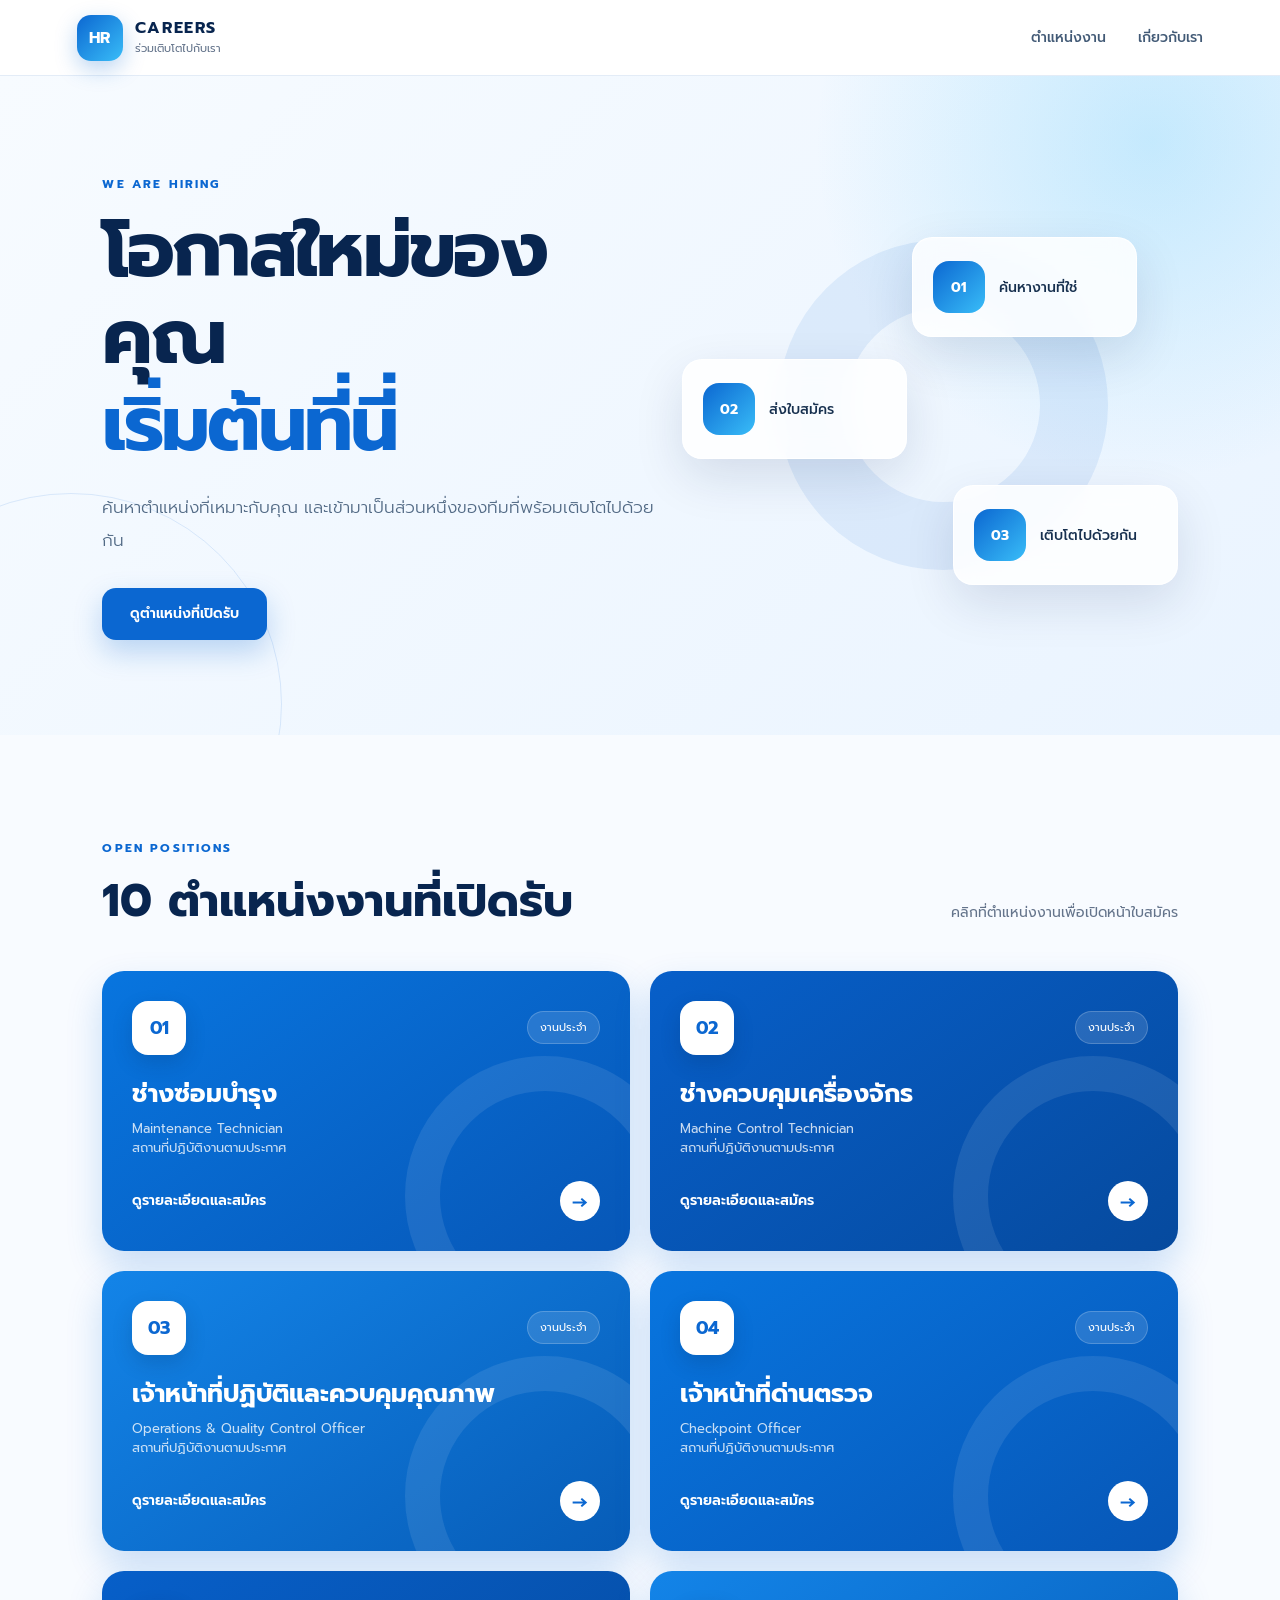
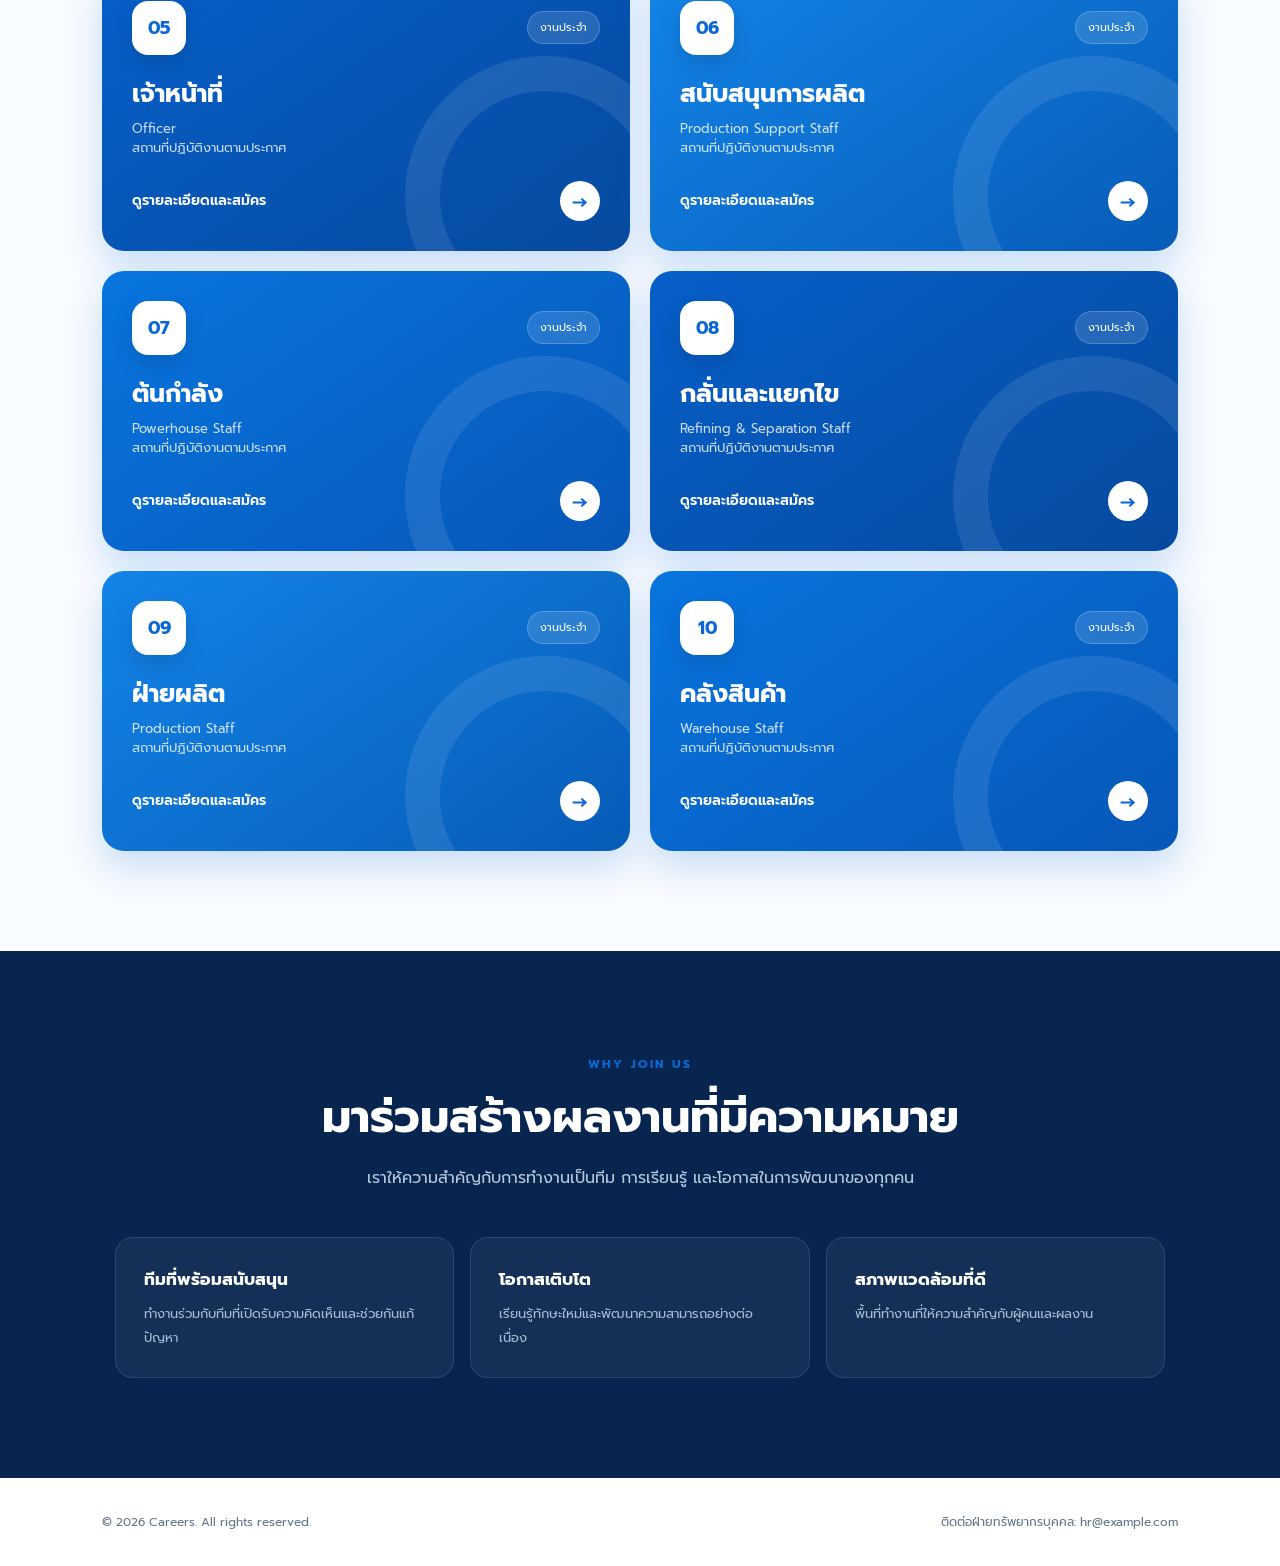
<file: index.html>
<!doctype html>
<html lang="th">
<head>
  <meta charset="UTF-8">
  <meta name="viewport" content="width=device-width, initial-scale=1.0">
  <meta name="description" content="เว็บไซต์ประกาศรับสมัครงาน">
  <title>ร่วมงานกับเรา</title>
  <link rel="preconnect" href="https://fonts.googleapis.com">
  <link rel="preconnect" href="https://fonts.gstatic.com" crossorigin>
  <link href="https://fonts.googleapis.com/css2?family=Prompt:wght@300;400;500;600;700&display=swap" rel="stylesheet">
  <link rel="stylesheet" href="styles.css">
</head>
<body>
  <header class="site-header">
    <a class="brand" href="#" aria-label="หน้าแรก">
      <span class="brand-mark">HR</span>
      <span class="brand-text">
        <strong>CAREERS</strong>
        <small>ร่วมเติบโตไปกับเรา</small>
      </span>
    </a>

    <nav aria-label="เมนูหลัก">
      <a href="#jobs">ตำแหน่งงาน</a>
      <a href="#about">เกี่ยวกับเรา</a>
    </nav>
  </header>

  <main>
    <section class="hero">
      <div class="hero-content">
        <span class="eyebrow">WE ARE HIRING</span>
        <h1>โอกาสใหม่ของคุณ<br><span>เริ่มต้นที่นี่</span></h1>
        <p>ค้นหาตำแหน่งที่เหมาะกับคุณ และเข้ามาเป็นส่วนหนึ่งของทีมที่พร้อมเติบโตไปด้วยกัน</p>
        <a class="primary-button" href="#jobs">ดูตำแหน่งที่เปิดรับ</a>
      </div>

      <div class="hero-art" aria-hidden="true">
        <div class="art-card art-card-one">
          <span class="art-icon">01</span>
          <span>ค้นหางานที่ใช่</span>
        </div>
        <div class="art-card art-card-two">
          <span class="art-icon">02</span>
          <span>ส่งใบสมัคร</span>
        </div>
        <div class="art-card art-card-three">
          <span class="art-icon">03</span>
          <span>เติบโตไปด้วยกัน</span>
        </div>
        <div class="art-circle"></div>
      </div>
    </section>

    <section class="jobs-section" id="jobs">
      <div class="section-heading">
        <div>
          <span class="eyebrow">OPEN POSITIONS</span>
          <h2>10 ตำแหน่งงานที่เปิดรับ</h2>
        </div>
        <p>คลิกที่ตำแหน่งงานเพื่อเปิดหน้าใบสมัคร</p>
      </div>

      <div class="job-grid" id="job-list" aria-live="polite"></div>
    </section>

    <section class="about-section" id="about">
      <span class="eyebrow">WHY JOIN US</span>
      <h2>มาร่วมสร้างผลงานที่มีความหมาย</h2>
      <p>เราให้ความสำคัญกับการทำงานเป็นทีม การเรียนรู้ และโอกาสในการพัฒนาของทุกคน</p>
      <div class="benefit-grid">
        <article>
          <strong>ทีมที่พร้อมสนับสนุน</strong>
          <p>ทำงานร่วมกับทีมที่เปิดรับความคิดเห็นและช่วยกันแก้ปัญหา</p>
        </article>
        <article>
          <strong>โอกาสเติบโต</strong>
          <p>เรียนรู้ทักษะใหม่และพัฒนาความสามารถอย่างต่อเนื่อง</p>
        </article>
        <article>
          <strong>สภาพแวดล้อมที่ดี</strong>
          <p>พื้นที่ทำงานที่ให้ความสำคัญกับผู้คนและผลงาน</p>
        </article>
      </div>
    </section>
  </main>

  <footer>
    <span>© <span id="current-year"></span> Careers. All rights reserved.</span>
    <span>ติดต่อฝ่ายทรัพยากรบุคคล: hr@example.com</span>
  </footer>

  <script src="script.js"></script>
</body>
</html>
</file>
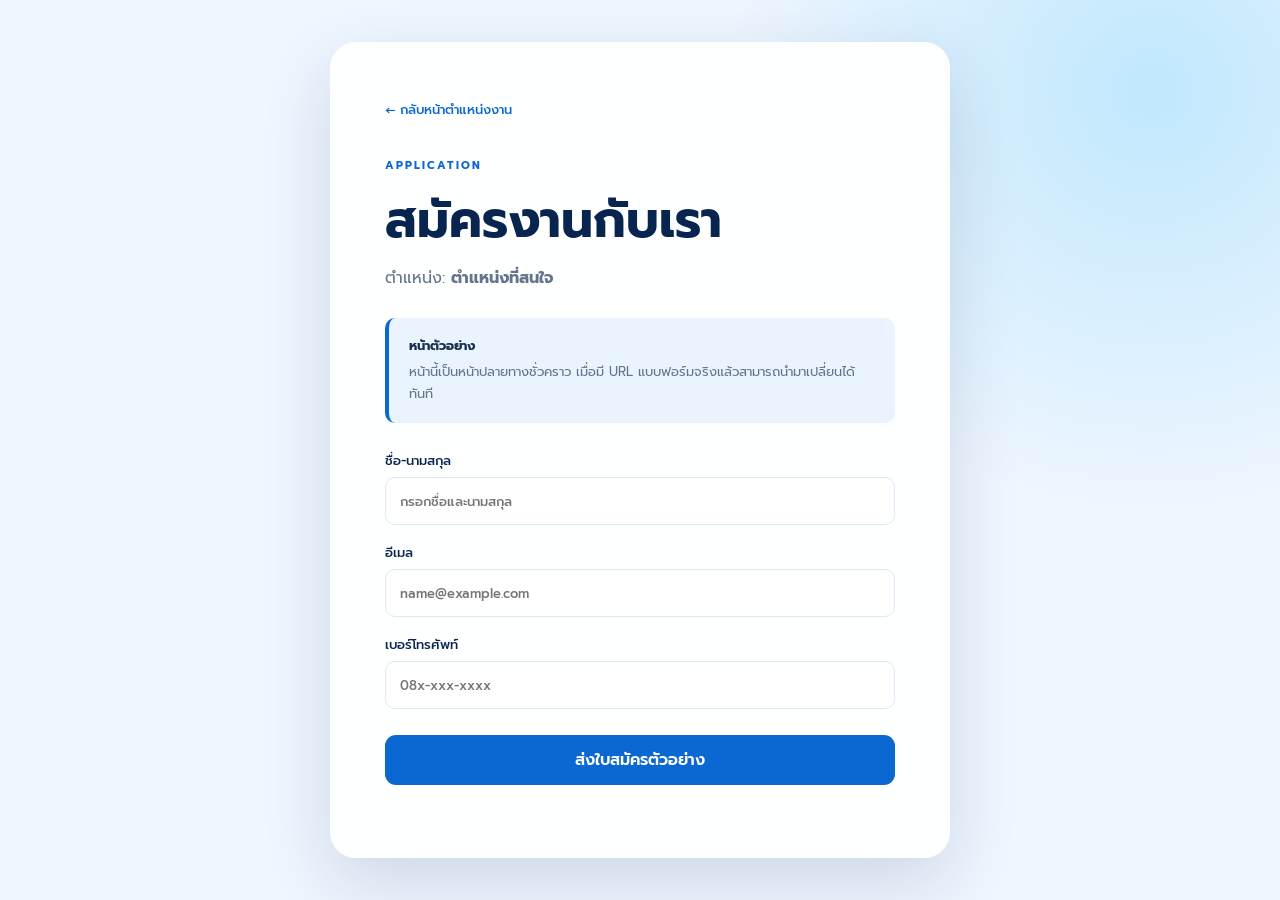
<file: application.html>
<!doctype html>
<html lang="th">
<head>
  <meta charset="UTF-8">
  <meta name="viewport" content="width=device-width, initial-scale=1.0">
  <title>แบบฟอร์มสมัครงาน</title>
  <link rel="preconnect" href="https://fonts.googleapis.com">
  <link rel="preconnect" href="https://fonts.gstatic.com" crossorigin>
  <link href="https://fonts.googleapis.com/css2?family=Prompt:wght@300;400;500;600;700&display=swap" rel="stylesheet">
  <link rel="stylesheet" href="application.css">
</head>
<body>
  <main class="application-card">
    <a class="back-link" href="./index.html">← กลับหน้าตำแหน่งงาน</a>
    <span class="tag">APPLICATION</span>
    <h1>สมัครงานกับเรา</h1>
    <p class="position">ตำแหน่ง: <strong id="position-name">ตำแหน่งที่สนใจ</strong></p>

    <div class="notice">
      <strong>หน้าตัวอย่าง</strong>
      <p>หน้านี้เป็นหน้าปลายทางชั่วคราว เมื่อมี URL แบบฟอร์มจริงแล้วสามารถนำมาเปลี่ยนได้ทันที</p>
    </div>

    <form id="demo-form">
      <label>
        ชื่อ-นามสกุล
        <input type="text" placeholder="กรอกชื่อและนามสกุล" required>
      </label>
      <label>
        อีเมล
        <input type="email" placeholder="name@example.com" required>
      </label>
      <label>
        เบอร์โทรศัพท์
        <input type="tel" placeholder="08x-xxx-xxxx" required>
      </label>
      <button type="submit">ส่งใบสมัครตัวอย่าง</button>
    </form>

    <p class="form-message" id="form-message" role="status"></p>
  </main>

  <script>
    const params = new URLSearchParams(window.location.search);
    const position = params.get("position");
    if (position) {
      document.querySelector("#position-name").textContent = position;
    }

    document.querySelector("#demo-form").addEventListener("submit", (event) => {
      event.preventDefault();
      document.querySelector("#form-message").textContent =
        "นี่เป็นแบบฟอร์มตัวอย่าง จึงยังไม่มีการส่งหรือบันทึกข้อมูล";
    });
  </script>
</body>
</html>
</file>
<file: styles.css>
:root {
  --navy: #08254f;
  --blue: #0b67d1;
  --blue-light: #eaf4ff;
  --cyan: #39bdf8;
  --white: #ffffff;
  --text: #17304f;
  --muted: #64748b;
  --line: #dce8f5;
  --shadow: 0 18px 50px rgba(8, 37, 79, 0.12);
}

* {
  box-sizing: border-box;
}

html {
  scroll-behavior: smooth;
}

body {
  margin: 0;
  color: var(--text);
  background: #f8fbff;
  font-family: "Prompt", system-ui, sans-serif;
}

a {
  color: inherit;
  text-decoration: none;
}

.site-header {
  position: sticky;
  z-index: 20;
  top: 0;
  display: flex;
  align-items: center;
  justify-content: space-between;
  min-height: 76px;
  padding: 12px clamp(24px, 6vw, 96px);
  border-bottom: 1px solid rgba(220, 232, 245, 0.8);
  background: rgba(255, 255, 255, 0.9);
  backdrop-filter: blur(14px);
}

.brand {
  display: flex;
  align-items: center;
  gap: 12px;
}

.brand-mark {
  display: grid;
  width: 46px;
  height: 46px;
  place-items: center;
  border-radius: 14px;
  color: var(--white);
  background: linear-gradient(135deg, var(--blue), var(--cyan));
  font-weight: 700;
  letter-spacing: 0.04em;
  box-shadow: 0 8px 22px rgba(11, 103, 209, 0.28);
}

.brand-text {
  display: grid;
  line-height: 1.15;
}

.brand-text strong {
  color: var(--navy);
  letter-spacing: 0.1em;
}

.brand-text small {
  margin-top: 5px;
  color: var(--muted);
  font-size: 11px;
}

nav {
  display: flex;
  gap: 32px;
  color: #425a76;
  font-size: 14px;
  font-weight: 500;
}

nav a:hover {
  color: var(--blue);
}

.hero {
  position: relative;
  display: grid;
  min-height: 610px;
  padding: 95px clamp(24px, 8vw, 130px);
  overflow: hidden;
  grid-template-columns: 1.05fr 0.95fr;
  align-items: center;
  background:
    radial-gradient(circle at 90% 10%, rgba(57, 189, 248, 0.23), transparent 26%),
    linear-gradient(135deg, #f7fbff 0%, #eaf4ff 100%);
}

.hero::before {
  position: absolute;
  bottom: -180px;
  left: -140px;
  width: 420px;
  height: 420px;
  border: 1px solid rgba(11, 103, 209, 0.12);
  border-radius: 50%;
  content: "";
}

.hero-content {
  position: relative;
  z-index: 2;
  max-width: 680px;
}

.eyebrow {
  display: inline-block;
  margin-bottom: 14px;
  color: var(--blue);
  font-size: 12px;
  font-weight: 700;
  letter-spacing: 0.18em;
}

h1,
h2,
p {
  margin-top: 0;
}

h1 {
  margin-bottom: 24px;
  color: var(--navy);
  font-size: clamp(48px, 6vw, 82px);
  line-height: 1.13;
  letter-spacing: -0.035em;
}

h1 span {
  color: var(--blue);
}

.hero-content p {
  max-width: 580px;
  margin-bottom: 32px;
  color: #526a85;
  font-size: 17px;
  font-weight: 300;
  line-height: 1.9;
}

.primary-button {
  display: inline-flex;
  min-height: 52px;
  padding: 0 28px;
  align-items: center;
  justify-content: center;
  border-radius: 14px;
  color: var(--white);
  background: var(--blue);
  font-size: 14px;
  font-weight: 600;
  box-shadow: 0 12px 28px rgba(11, 103, 209, 0.25);
  transition: transform 160ms ease, box-shadow 160ms ease;
}

.primary-button:hover {
  transform: translateY(-2px);
  box-shadow: 0 16px 34px rgba(11, 103, 209, 0.32);
}

.hero-art {
  position: relative;
  min-height: 380px;
}

.art-circle {
  position: absolute;
  top: 50%;
  left: 54%;
  width: 330px;
  height: 330px;
  border: 68px solid rgba(11, 103, 209, 0.09);
  border-radius: 50%;
  transform: translate(-50%, -50%);
}

.art-card {
  position: absolute;
  z-index: 2;
  display: grid;
  width: 225px;
  min-height: 100px;
  padding: 20px;
  border: 1px solid rgba(255, 255, 255, 0.9);
  border-radius: 20px;
  background: rgba(255, 255, 255, 0.84);
  box-shadow: var(--shadow);
  backdrop-filter: blur(12px);
  grid-template-columns: 52px 1fr;
  align-items: center;
  gap: 14px;
  font-size: 14px;
  font-weight: 500;
}

.art-icon {
  display: grid;
  width: 52px;
  height: 52px;
  place-items: center;
  border-radius: 16px;
  color: var(--white);
  background: linear-gradient(135deg, var(--blue), var(--cyan));
  font-weight: 700;
}

.art-card-one {
  top: 22px;
  right: 8%;
}

.art-card-two {
  top: 144px;
  left: 3%;
}

.art-card-three {
  right: 0;
  bottom: 10px;
}

.jobs-section,
.about-section {
  padding: 100px clamp(24px, 8vw, 130px);
}

.section-heading {
  display: flex;
  margin-bottom: 40px;
  align-items: end;
  justify-content: space-between;
  gap: 24px;
}

h2 {
  margin-bottom: 0;
  color: var(--navy);
  font-size: clamp(30px, 4vw, 46px);
  line-height: 1.3;
}

.section-heading p {
  margin-bottom: 8px;
  color: var(--muted);
  font-size: 14px;
}

.job-grid {
  display: grid;
  grid-template-columns: repeat(2, minmax(0, 1fr));
  gap: 20px;
}

.job-card {
  position: relative;
  display: flex;
  min-height: 270px;
  padding: 30px;
  overflow: hidden;
  border-radius: 22px;
  color: var(--white);
  background: linear-gradient(145deg, #0875df 0%, #0757b7 100%);
  box-shadow: 0 16px 36px rgba(11, 103, 209, 0.2);
  flex-direction: column;
  transition: transform 180ms ease, box-shadow 180ms ease;
}

.job-card:nth-child(3n + 2) {
  background: linear-gradient(145deg, #075fc9 0%, #064a9e 100%);
}

.job-card:nth-child(3n) {
  background: linear-gradient(145deg, #1384e8 0%, #075cb7 100%);
}

.job-card::after {
  position: absolute;
  right: -55px;
  bottom: -85px;
  width: 210px;
  height: 210px;
  border: 35px solid rgba(255, 255, 255, 0.09);
  border-radius: 50%;
  content: "";
}

.job-card:hover {
  transform: translateY(-6px);
  box-shadow: 0 24px 46px rgba(11, 103, 209, 0.28);
}

.job-card-top {
  display: flex;
  align-items: center;
  justify-content: space-between;
  gap: 14px;
}

.job-number {
  display: grid;
  width: 54px;
  height: 54px;
  place-items: center;
  border: 1px solid rgba(255, 255, 255, 0.28);
  border-radius: 16px;
  color: var(--blue);
  background: var(--white);
  font-size: 18px;
  font-weight: 700;
  box-shadow: 0 8px 20px rgba(8, 37, 79, 0.18);
}

.job-type {
  padding: 7px 12px;
  border: 1px solid rgba(255, 255, 255, 0.2);
  border-radius: 999px;
  background: rgba(255, 255, 255, 0.13);
  font-size: 11px;
}

.job-card h3 {
  margin: 22px 0 7px;
  font-size: 25px;
  line-height: 1.4;
}

.job-card p {
  margin-bottom: 24px;
  color: rgba(255, 255, 255, 0.78);
  font-size: 13px;
}

.job-link {
  position: relative;
  z-index: 2;
  display: flex;
  margin-top: auto;
  align-items: center;
  justify-content: space-between;
  font-size: 14px;
  font-weight: 600;
}

.job-arrow {
  display: grid;
  width: 40px;
  height: 40px;
  place-items: center;
  border-radius: 50%;
  color: var(--blue);
  background: var(--white);
  font-size: 20px;
}

.about-section {
  color: var(--white);
  background: var(--navy);
  text-align: center;
}

.about-section h2 {
  color: var(--white);
}

.about-section > p {
  max-width: 650px;
  margin: 18px auto 44px;
  color: #b9cbe0;
  line-height: 1.8;
}

.benefit-grid {
  display: grid;
  max-width: 1050px;
  margin: 0 auto;
  grid-template-columns: repeat(3, 1fr);
  gap: 16px;
}

.benefit-grid article {
  padding: 28px;
  border: 1px solid rgba(255, 255, 255, 0.1);
  border-radius: 18px;
  background: rgba(255, 255, 255, 0.05);
  text-align: left;
}

.benefit-grid strong {
  display: block;
  margin-bottom: 10px;
  font-size: 17px;
}

.benefit-grid p {
  margin-bottom: 0;
  color: #a9bdd4;
  font-size: 13px;
  line-height: 1.8;
}

footer {
  display: flex;
  min-height: 88px;
  padding: 24px clamp(24px, 8vw, 130px);
  align-items: center;
  justify-content: space-between;
  gap: 20px;
  color: var(--muted);
  background: var(--white);
  font-size: 12px;
}

@media (max-width: 920px) {
  .hero {
    grid-template-columns: 1fr;
  }

  .hero-art {
    margin-top: 50px;
  }

  .benefit-grid {
    grid-template-columns: 1fr 1fr;
  }
}

@media (max-width: 640px) {
  .site-header {
    min-height: 68px;
  }

  nav {
    display: none;
  }

  .hero {
    min-height: auto;
    padding-top: 70px;
    padding-bottom: 70px;
  }

  h1 {
    font-size: 47px;
  }

  .hero-art {
    display: none;
  }

  .jobs-section,
  .about-section {
    padding-top: 70px;
    padding-bottom: 70px;
  }

  .section-heading {
    align-items: flex-start;
    flex-direction: column;
  }

  .job-grid,
  .benefit-grid {
    grid-template-columns: 1fr;
  }

  .job-card {
    min-height: 250px;
  }

  footer {
    align-items: flex-start;
    flex-direction: column;
  }
}
</file>
<file: application.css>
:root {
  --navy: #08254f;
  --blue: #0b67d1;
  --line: #dce8f5;
  --muted: #64748b;
}

* {
  box-sizing: border-box;
}

body {
  display: grid;
  min-height: 100vh;
  margin: 0;
  padding: 40px 20px;
  place-items: center;
  color: #17304f;
  background:
    radial-gradient(circle at 90% 10%, rgba(57, 189, 248, 0.25), transparent 30%),
    #eef6ff;
  font-family: "Prompt", system-ui, sans-serif;
}

.application-card {
  width: min(100%, 620px);
  padding: clamp(28px, 6vw, 54px);
  border: 1px solid rgba(255, 255, 255, 0.9);
  border-radius: 26px;
  background: rgba(255, 255, 255, 0.94);
  box-shadow: 0 24px 70px rgba(8, 37, 79, 0.14);
}

.back-link {
  display: inline-block;
  margin-bottom: 38px;
  color: var(--blue);
  text-decoration: none;
  font-size: 13px;
  font-weight: 500;
}

.tag {
  display: block;
  margin-bottom: 8px;
  color: var(--blue);
  font-size: 11px;
  font-weight: 700;
  letter-spacing: 0.18em;
}

h1 {
  margin: 0 0 8px;
  color: var(--navy);
  font-size: clamp(34px, 7vw, 50px);
}

.position {
  margin: 0 0 28px;
  color: var(--muted);
}

.notice {
  margin-bottom: 28px;
  padding: 18px 20px;
  border-left: 4px solid var(--blue);
  border-radius: 10px;
  background: #eaf4ff;
  font-size: 13px;
}

.notice p {
  margin: 6px 0 0;
  color: var(--muted);
  line-height: 1.7;
}

form {
  display: grid;
  gap: 18px;
}

label {
  display: grid;
  gap: 7px;
  color: var(--navy);
  font-size: 13px;
  font-weight: 500;
}

input {
  min-height: 48px;
  padding: 0 14px;
  border: 1px solid var(--line);
  border-radius: 10px;
  outline: none;
  font: inherit;
}

input:focus {
  border-color: var(--blue);
  box-shadow: 0 0 0 3px rgba(11, 103, 209, 0.1);
}

button {
  min-height: 50px;
  margin-top: 8px;
  border: 0;
  border-radius: 11px;
  color: white;
  background: var(--blue);
  cursor: pointer;
  font: inherit;
  font-weight: 600;
}

button:hover {
  background: #095bb9;
}

.form-message {
  margin: 18px 0 0;
  color: var(--blue);
  font-size: 13px;
  line-height: 1.6;
}
</file>
